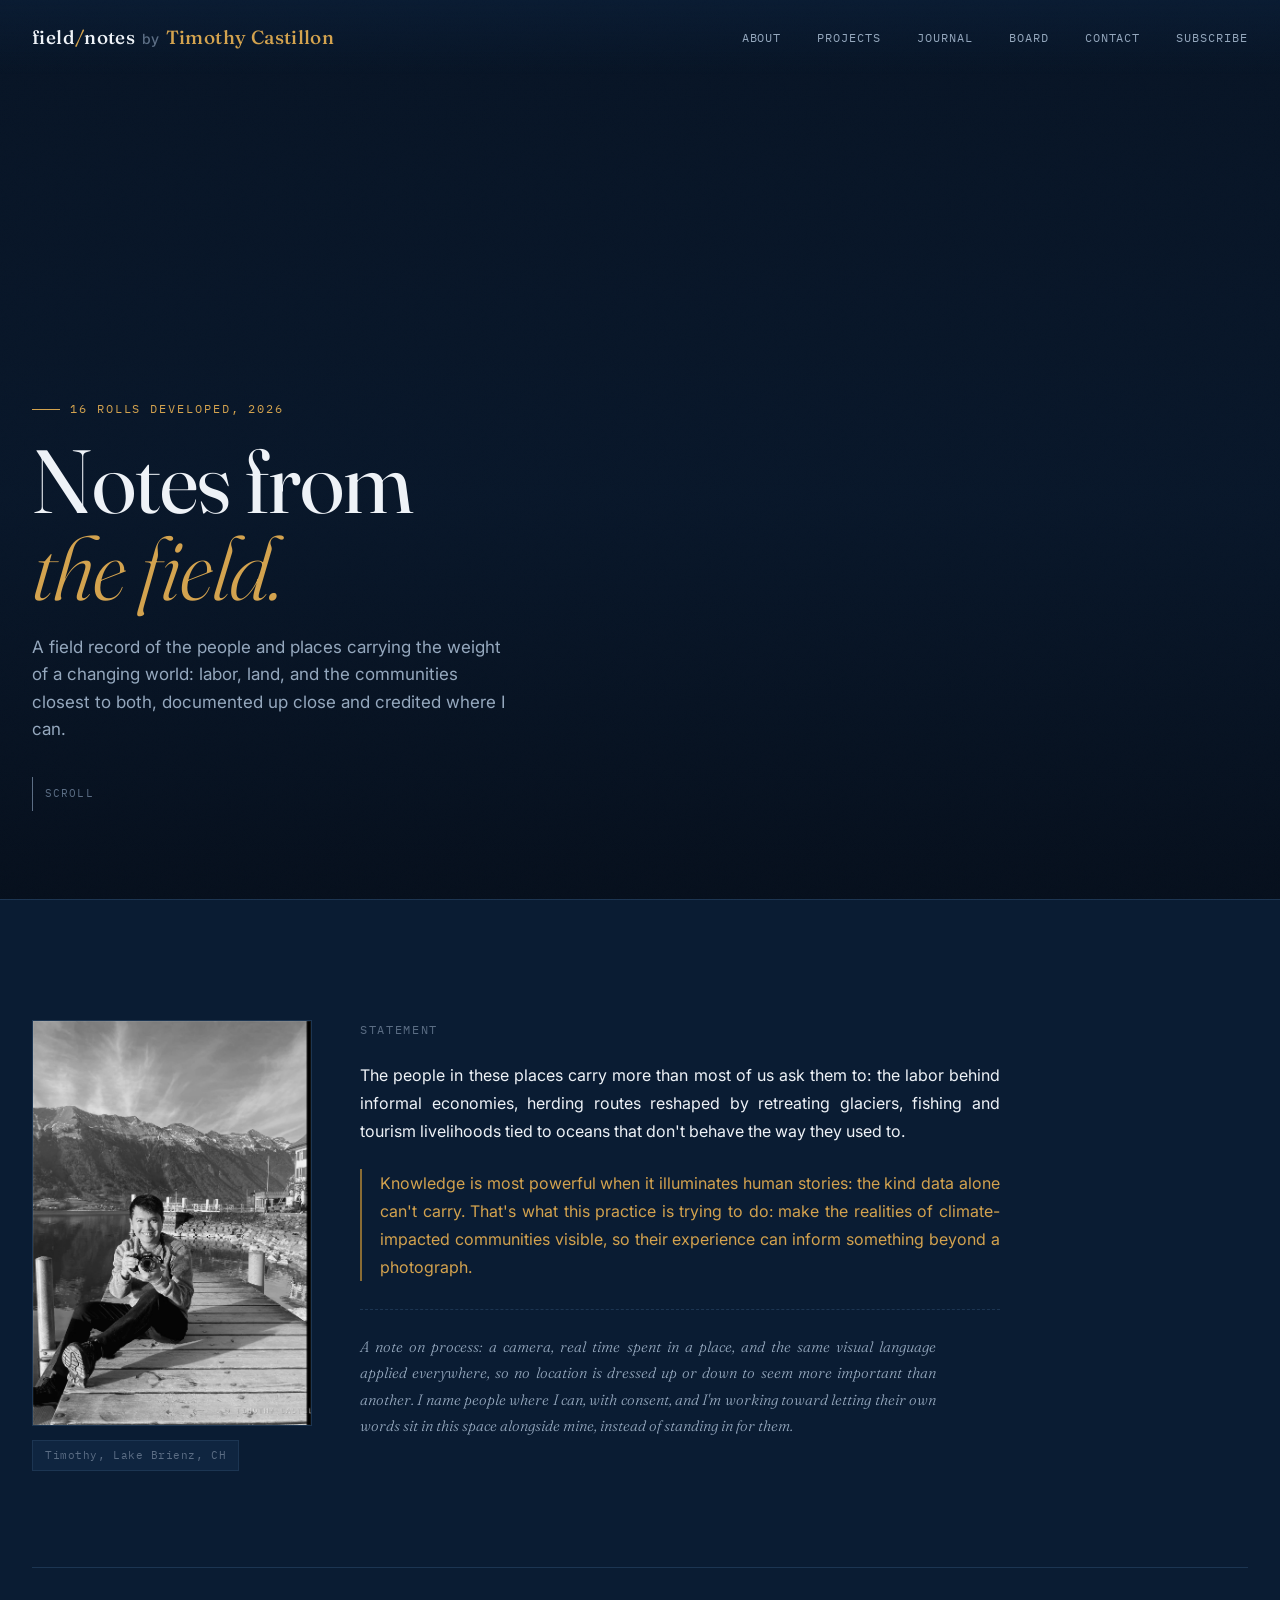
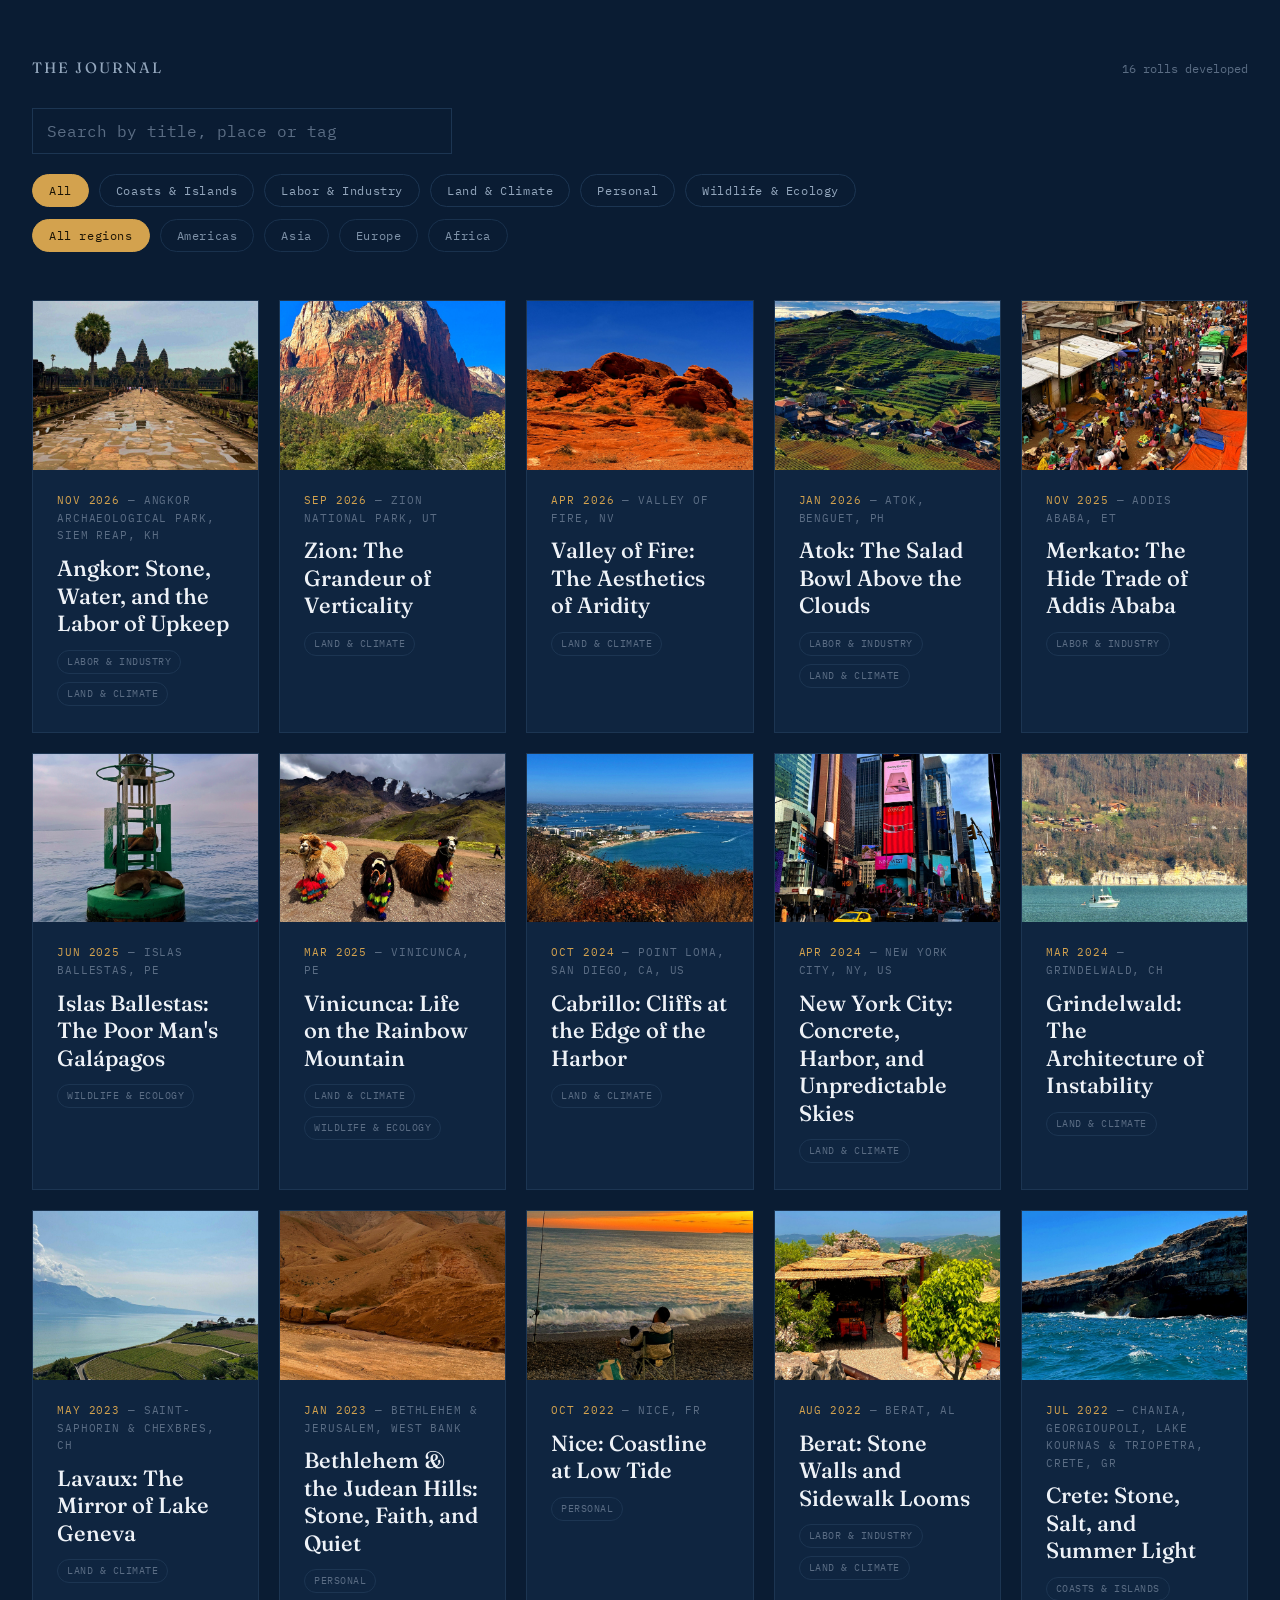
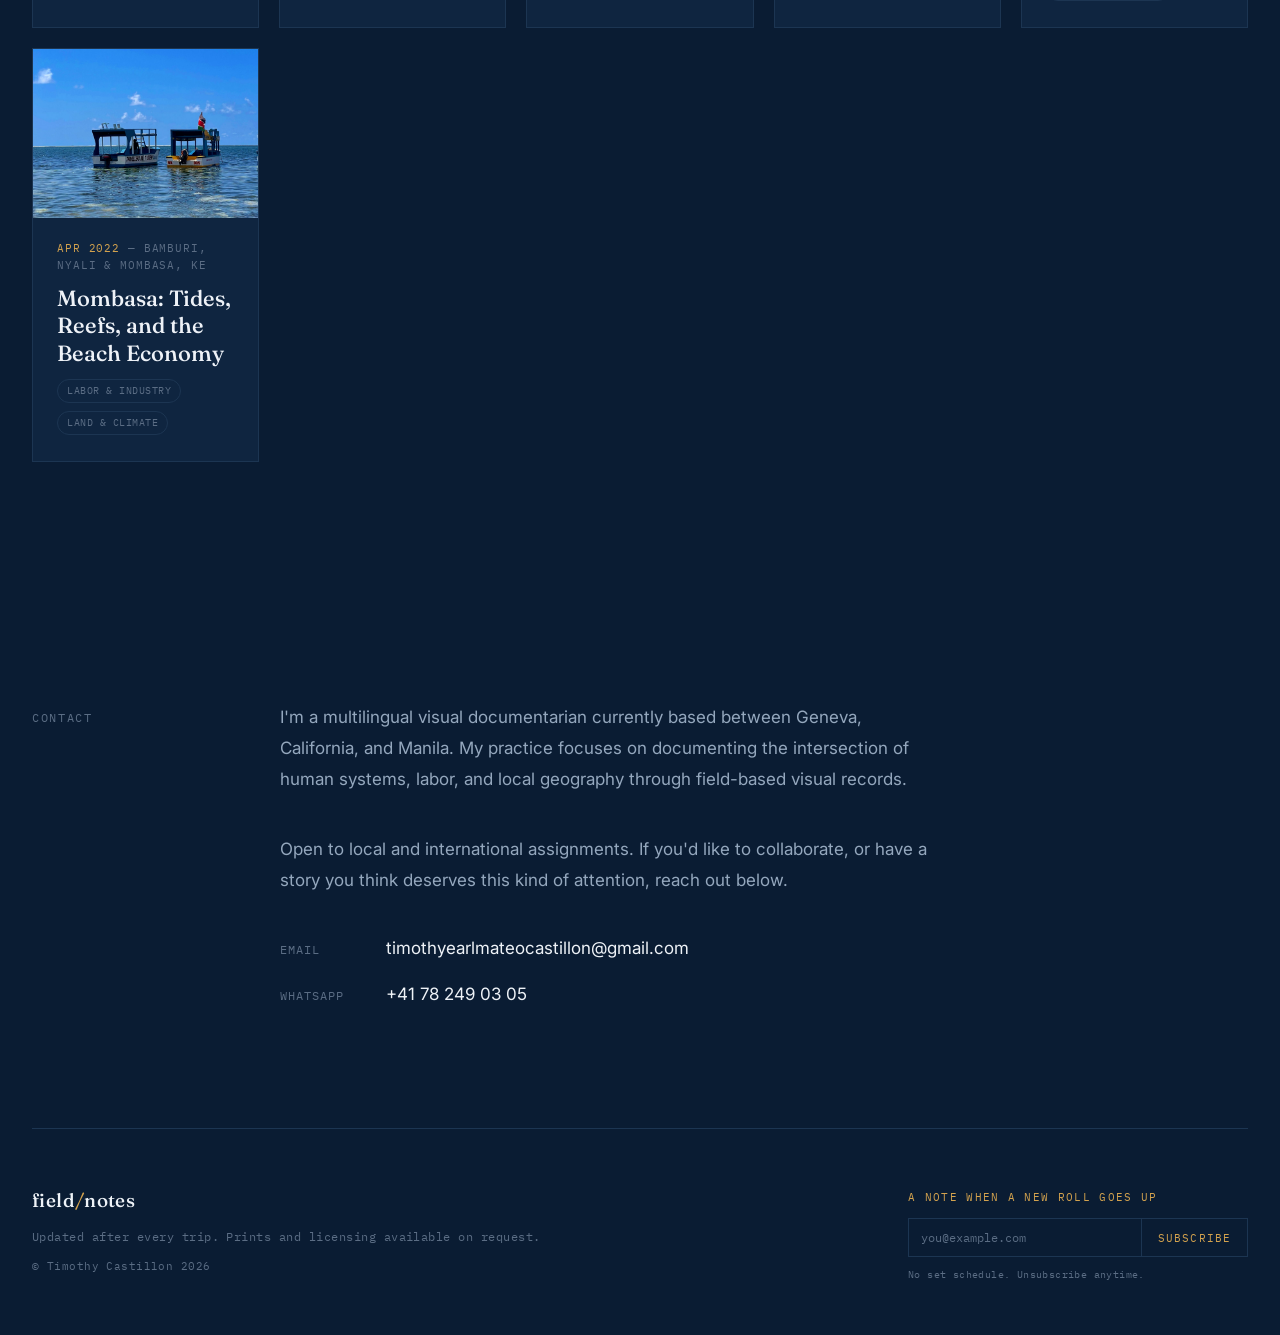
<file: index.html>
<!DOCTYPE html>
<html lang="en">
<head>
<meta charset="UTF-8">
<meta name="viewport" content="width=device-width, initial-scale=1.0">
<title>Notes From the Field — A Photography Journal</title>
<link rel="preconnect" href="https://fonts.googleapis.com">
<link href="https://fonts.googleapis.com/css2?family=Fraunces:opsz,wght@9..144,300;9..144,400;9..144,500;9..144,600&family=Inter:wght@400;500;600&family=IBM+Plex+Mono:wght@400;500&display=swap" rel="stylesheet">
<link rel="stylesheet" href="style.css">
<link rel="alternate" type="application/rss+xml" title="field/notes" href="https://tmcastillon01.github.io/PhotoPortfolio/feed.xml">
</head>
<body>

<div class="grain"></div>

<header id="site-header" data-current="" data-hero></header>
<script src="nav.js"></script>

<section class="hero">
  <div class="hero-bg" id="hero-bg"></div>
  <div class="hero-content wrap">
    <div class="hero-eyebrow" id="hero-eyebrow">Rolls developed, 2026</div>
    <h1 class="hero-title">Notes from<br><em>the field.</em></h1>
    <p class="hero-sub">A field record of the people and places carrying the weight of a changing world: labor, land, and the communities closest to both, documented up close and credited where I can.</p>
    <div class="scroll-cue"><div class="bar"></div>Scroll</div>
  </div>
</section>

<div class="wrap">

  <section class="statement" id="about">
    <div class="statement-grid">
      <div class="statement-portrait">
        <div class="frame">
          <img src="images/portrait.jpg" alt="Timothy Castillon">
        </div>
        <div class="cap">Timothy, Lake Brienz, CH</div>
      </div>
      <div class="statement-body">
        <div class="eyebrow">Statement</div>
        <p class="statement-intro">The people in these places carry more than most of us ask them to: the labor behind informal economies, herding routes reshaped by retreating glaciers, fishing and tourism livelihoods tied to oceans that don't behave the way they used to.</p>
        <blockquote class="statement-quote">Knowledge is most powerful when it illuminates human stories: the kind data alone can't carry. That's what this practice is trying to do: make the realities of climate-impacted communities visible, so their experience can inform something beyond a photograph.</blockquote>
        <hr class="statement-divider">
        <p class="statement-note">A note on process: a camera, real time spent in a place, and the same visual language applied everywhere, so no location is dressed up or down to seem more important than another. I name people where I can, with consent, and I'm working toward letting their own words sit in this space alongside mine, instead of standing in for them.</p>
      </div>
    </div>
  </section>

  <div class="journal-head" id="journal">
    <h2>The Journal</h2>
    <div class="count" id="roll-count">— rolls developed</div>
  </div>

  <div class="journal-search">
    <label class="sr-only" for="search-input">Search the journal</label>
    <input class="journal-search-input" id="search-input" type="search" placeholder="Search by title, place or tag" autocomplete="off" enterkeyhint="search">
  </div>

  <div class="tag-filters" id="tag-filters"></div>
  <div class="tag-filters region-filters" id="region-filters"></div>
  <div class="journal-grid" id="journal-grid"></div>

  <section class="contact-section" id="contact">
    <div class="contact-grid">
      <div class="eyebrow">Contact</div>
      <div>
        <p class="contact-bio">I'm a multilingual visual documentarian currently based between Geneva, California, and Manila. My practice focuses on documenting the intersection of human systems, labor, and local geography through field-based visual records.</p>
        <p class="contact-bio">Open to local and international assignments. If you'd like to collaborate, or have a story you think deserves this kind of attention, reach out below.</p>
        <div class="contact-methods">
          <div class="contact-method">
            <span class="label">Email</span>
            <a href="mailto:timothyearlmateocastillon@gmail.com">timothyearlmateocastillon@gmail.com</a>
          </div>
          <div class="contact-method">
            <span class="label">WhatsApp</span>
            <span class="value">+41 78 249 03 05</span>
          </div>
        </div>
      </div>
    </div>
  </section>

</div>

<footer>
  <div class="wrap footer-grid">
    <div>
      <div class="wordmark">field<span class="accent">/</span>notes</div>
      <p class="footer-note">Updated after every trip. Prints and licensing available on request.</p>
      <p class="footer-copyright">© Timothy Castillon 2026</p>
    </div>
    <div class="subscribe" id="subscribe" data-subscribe="footer"></div>
  </div>
</footer>

<script src="subscribe.js"></script>
<script src="entries.js"></script>
<script>
  // Parses "MAR 2025" style strings into a comparable value.
  // Falls back to 0 (oldest) if the format doesn't match, rather
  // than crashing the whole sort.
  function esc(s) {
    return String(s).replace(/[&<>"']/g, c => ({ '&':'&amp;', '<':'&lt;', '>':'&gt;', '"':'&quot;', "'":'&#39;' }[c]));
  }
  const MONTHS = { JAN:0, FEB:1, MAR:2, APR:3, MAY:4, JUN:5, JUL:6, AUG:7, SEP:8, OCT:9, NOV:10, DEC:11 };
  function dateValue(str) {
    const m = /^([A-Z]{3})\s+(\d{4})$/.exec((str || '').trim().toUpperCase());
    if (!m || !(m[1] in MONTHS)) return 0;
    return parseInt(m[2], 10) * 12 + MONTHS[m[1]];
  }

  function renderSite() {
    if (typeof ENTRIES === 'undefined' || !Array.isArray(ENTRIES)) {
      throw new Error('ENTRIES is missing or invalid -- check entries.js for a syntax error.');
    }

    // newest first, by actual parsed date -- not array order
    const sorted = [...ENTRIES].sort((a, b) => dateValue(b.date) - dateValue(a.date));

    const heroBg = document.getElementById('hero-bg');
    const heroEyebrow = document.getElementById('hero-eyebrow');
    sorted.slice(0, 3).forEach((e, i) => {
      const img = document.createElement('img');
      img.src = `images/${e.slug}/01.jpg`;
      img.alt = '';
      img.style.animationDelay = `${i * 6}s`;
      heroBg.appendChild(img);
    });
    heroEyebrow.textContent = `${ENTRIES.length} roll${ENTRIES.length !== 1 ? 's' : ''} developed, ${new Date().getFullYear()}`;
    document.getElementById('roll-count').textContent =
      `${String(ENTRIES.length).padStart(2, '0')} roll${ENTRIES.length !== 1 ? 's' : ''} developed`;

    // ---- tag filter pills (an entry can carry one or more tags) ----
    // entryTags() reads the current `tags` array, but falls back to a
    // legacy single `tag` string so older entries keep working.
    function entryTags(e) {
      if (Array.isArray(e.tags)) return e.tags.filter(Boolean);
      return e.tag ? [e.tag] : [];
    }

    const allTags = [...new Set(ENTRIES.flatMap(entryTags))].sort();
    const tagRoot = document.getElementById('tag-filters');
    let activeTag = null;
    let searchQuery = '';

    // ---- region filter pills (second, independent filter row) ----
    // Fixed continent order rather than alphabetical/derived from data,
    // so the row reads the same regardless of which regions are in use.
    const REGION_ORDER = ['Americas', 'Asia', 'Europe', 'Africa', 'Antarctica'];
    const usedRegions = new Set(ENTRIES.map(e => e.region).filter(Boolean));
    const allRegions = REGION_ORDER.filter(r => usedRegions.has(r));
    const regionRoot = document.getElementById('region-filters');
    let activeRegion = null;

    function matchesSearch(entry, q) {
      if (!q) return true;
      const haystack = `${entry.title} ${entry.location} ${entry.region || ''} ${entryTags(entry).join(' ')} ${entry.description}`.toLowerCase();
      return haystack.includes(q);
    }

    function renderGrid() {
      const grid = document.getElementById('journal-grid');
      let visible = activeTag ? sorted.filter(e => entryTags(e).includes(activeTag)) : sorted;
      visible = activeRegion ? visible.filter(e => e.region === activeRegion) : visible;
      visible = visible.filter(e => matchesSearch(e, searchQuery));
      if (visible.length === 0) {
        grid.innerHTML = `<div style="grid-column:1/-1; padding:24px 0; font-family:'IBM Plex Mono', monospace; font-size:13px; color:var(--ink-dim);">No entries match "${esc(searchQuery)}".</div>`;
        return;
      }
      grid.innerHTML = visible.map(entry => `
        <a class="journal-card" href="entry.html?slug=${entry.slug}">
          <div class="card-thumb"><img src="images/${entry.slug}/01.jpg" alt="${entry.title}" loading="lazy"></div>
          <div class="card-body">
            <div class="card-meta">${entry.date} <span class="loc">— ${entry.location}</span></div>
            <h3 class="card-title">${entry.title}</h3>
            <div class="card-tags">${entryTags(entry).map(t => `<span>${t}</span>`).join('')}</div>
          </div>
        </a>
      `).join('');
    }

    function renderPills() {
      const pills = [`<button class="tag-pill ${activeTag === null ? 'active' : ''}" data-tag="">All</button>`]
        .concat(allTags.map(t => `<button class="tag-pill ${activeTag === t ? 'active' : ''}" data-tag="${t}">${t}</button>`));
      tagRoot.innerHTML = pills.join('');
      tagRoot.querySelectorAll('.tag-pill').forEach(btn => {
        btn.addEventListener('click', () => {
          activeTag = btn.dataset.tag || null;
          renderPills();
          renderGrid();
        });
      });
    }

    function renderRegionPills() {
      if (allRegions.length === 0) { regionRoot.innerHTML = ''; return; }
      const pills = [`<button class="tag-pill ${activeRegion === null ? 'active' : ''}" data-region="">All regions</button>`]
        .concat(allRegions.map(r => `<button class="tag-pill ${activeRegion === r ? 'active' : ''}" data-region="${r}">${r}</button>`));
      regionRoot.innerHTML = pills.join('');
      regionRoot.querySelectorAll('.tag-pill').forEach(btn => {
        btn.addEventListener('click', () => {
          activeRegion = btn.dataset.region || null;
          renderRegionPills();
          renderGrid();
        });
      });
    }

    // ---- search (always visible in the Journal section) ----
    const searchInput = document.getElementById('search-input');
    searchInput.addEventListener('input', () => {
      searchQuery = searchInput.value.trim().toLowerCase();
      renderGrid();
    });
    searchInput.addEventListener('keydown', (e) => {
      if (e.key === 'Escape') {
        searchInput.value = '';
        searchQuery = '';
        renderGrid();
      }
    });

    renderPills();
    renderRegionPills();
    renderGrid();
  }

  try {
    renderSite();
  } catch (err) {
    document.getElementById('journal-grid').innerHTML = `
      <div style="grid-column:1/-1; padding:24px; font-family:'IBM Plex Mono', monospace; font-size:13px; color:#d3a24e; border:1px solid #1c3552; border-radius:4px;">
        Couldn't load journal entries. There's likely a syntax error in entries.js
        (a stray quote mark is the usual culprit). Open the browser console (F12) for
        the exact line number.<br><br>Error: ${err.message}
      </div>`;
    console.error(err);
  }
</script>

</body>
</html>
</file>
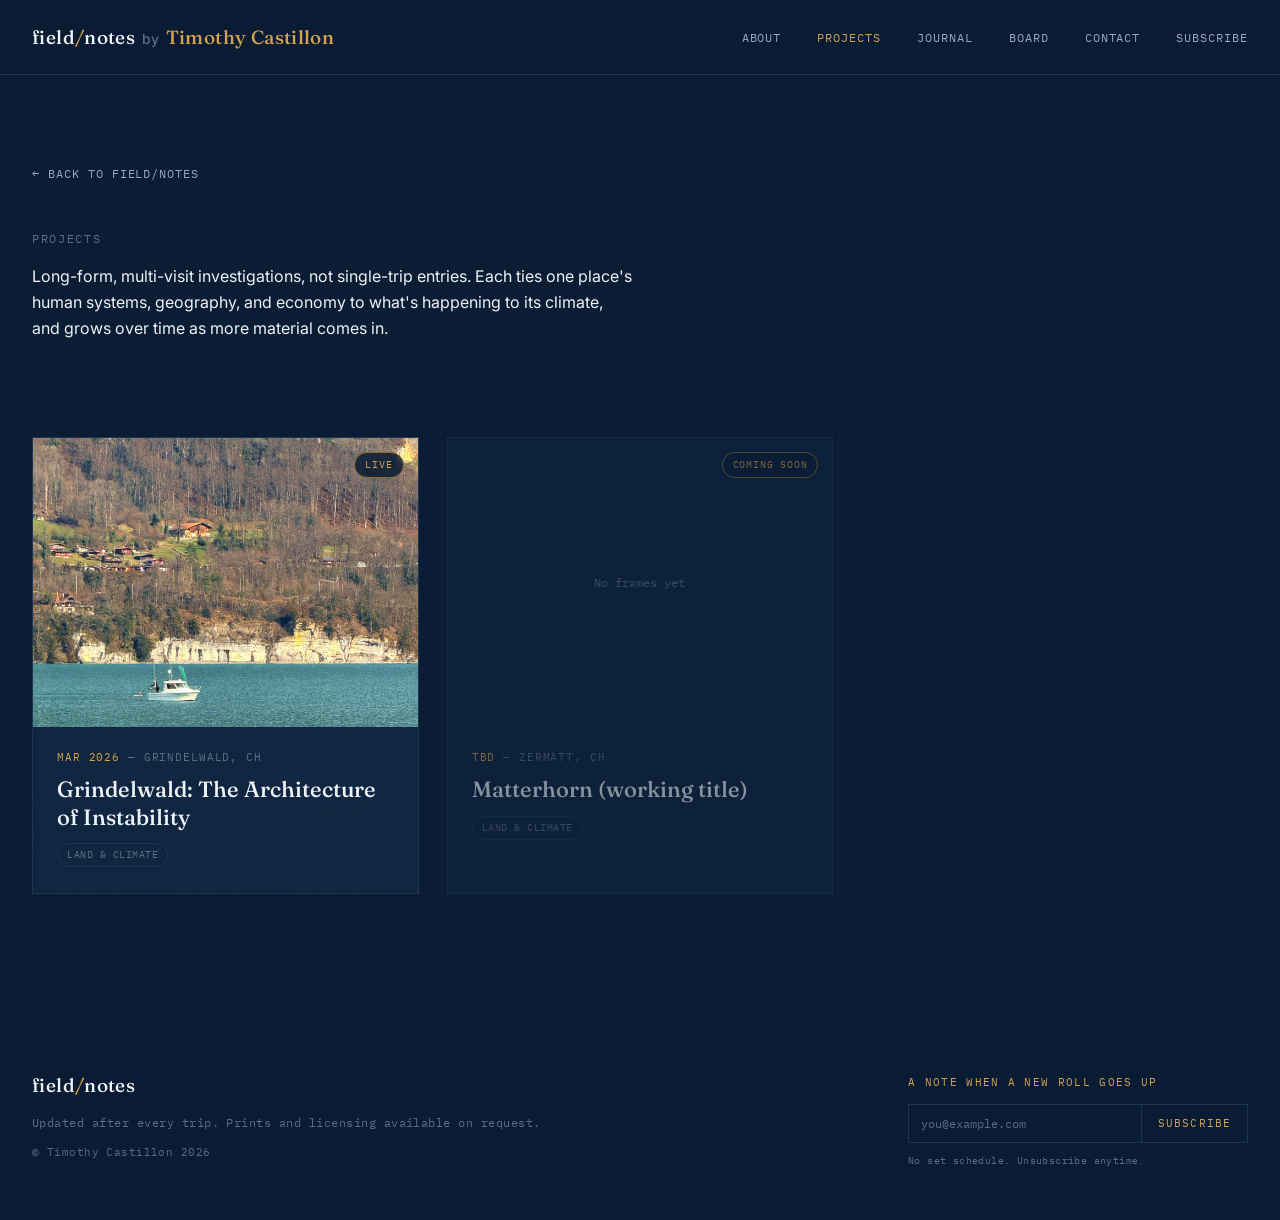
<file: projects.html>
<!DOCTYPE html>
<html lang="en">
<head>
<meta charset="UTF-8">
<meta name="viewport" content="width=device-width, initial-scale=1.0">
<title>Projects — field/notes</title>
<link rel="preconnect" href="https://fonts.googleapis.com">
<link href="https://fonts.googleapis.com/css2?family=Fraunces:opsz,wght@9..144,300;9..144,400;9..144,500;9..144,600&family=Inter:wght@400;500;600&family=IBM+Plex+Mono:wght@400;500&display=swap" rel="stylesheet">
<link rel="stylesheet" href="style.css">
<link rel="alternate" type="application/rss+xml" title="field/notes" href="https://tmcastillon01.github.io/PhotoPortfolio/feed.xml">
</head>
<body>

<div class="grain"></div>

<header id="site-header" data-current="projects"></header>
<script src="nav.js"></script>

<div class="wrap">
  <div class="entry-page-head">
    <a class="back-link" href="index.html">&larr; Back to field/notes</a>
    <div class="eyebrow" style="margin-bottom:14px;">Projects</div>
    <p class="fine" style="max-width:60ch; margin-bottom:0;">Long-form, multi-visit investigations, not single-trip entries. Each ties one place's human systems, geography, and economy to what's happening to its climate, and grows over time as more material comes in.</p>
  </div>
  <div class="projects-grid" id="projects-grid"></div>
</div>

<footer>
  <div class="wrap footer-grid">
    <div>
      <div class="wordmark">field<span class="accent">/</span>notes</div>
      <p class="footer-note">Updated after every trip. Prints and licensing available on request.</p>
      <p class="footer-copyright">© Timothy Castillon 2026</p>
    </div>
    <div class="subscribe" id="subscribe" data-subscribe="footer"></div>
  </div>
</footer>

<script src="subscribe.js"></script>
<script src="projects.js"></script>
<script>
  try {
    if (typeof PROJECTS === 'undefined' || !Array.isArray(PROJECTS)) {
      throw new Error('PROJECTS is missing or invalid -- check projects.js for a syntax error.');
    }
    const grid = document.getElementById('projects-grid');
    grid.innerHTML = PROJECTS.map(p => {
      const isLive = p.status === 'live';
      const thumb = isLive ? `<div class="card-thumb"><img src="images/${p.slug}/01.jpg" alt="${p.title}" loading="lazy"></div>` : `<div class="card-thumb" style="display:flex; align-items:center; justify-content:center; color:var(--ink-dim); font-family:'IBM Plex Mono',monospace; font-size:12px;">No frames yet</div>`;
      const href = isLive ? `project.html?slug=${p.slug}` : '#';
      return `
        <a class="project-card ${isLive ? '' : 'coming-soon'}" href="${href}">
          <span class="project-status">${isLive ? 'Live' : 'Coming Soon'}</span>
          ${thumb}
          <div class="card-body">
            <div class="card-meta">${p.date} <span class="loc">— ${p.location}</span></div>
            <h3 class="card-title">${p.title}</h3>
            <div class="card-tags">${p.tag ? `<span>${p.tag}</span>` : ''}</div>
          </div>
        </a>`;
    }).join('');
  } catch (err) {
    document.getElementById('projects-grid').innerHTML = `
      <div style="grid-column:1/-1; padding:24px; font-family:'IBM Plex Mono', monospace; font-size:13px; color:#d3a24e; border:1px solid #1c3552; border-radius:4px;">
        Couldn't load projects. Likely a syntax error in projects.js. Check the browser console (F12).<br><br>Error: ${err.message}
      </div>`;
    console.error(err);
  }
</script>

</body>
</html>
</file>
<file: style.css>
:root{
  --bg: #0a1c33;
  --bg-alt: #0f2540;
  --ink: #eef2f7;
  --ink-muted: #94a7bd;
  --ink-dim: #5b6d84;
  --gold: #d3a24e;
  --gold-dim: #8a6c34;
  --line: #1c3552;
  --line-soft: #142944;
}

*{ box-sizing:border-box; }
html{ scroll-behavior:smooth; }
body{
  margin:0;
  background:var(--bg);
  color:var(--ink);
  font-family:'Inter', sans-serif;
  font-size:16px;
  line-height:1.6;
  -webkit-font-smoothing:antialiased;
}
::selection{ background:var(--gold); color:#1a1304; }
a{ color:inherit; text-decoration:none; }
.wrap{ max-width:1280px; margin:0 auto; padding:0 32px; }

.grain{
  position:fixed; inset:0; pointer-events:none; z-index:50;
  opacity:0.03; mix-blend-mode:overlay;
  background-image:url("data:image/svg+xml,%3Csvg xmlns='http://www.w3.org/2000/svg' width='120' height='120'%3E%3Cfilter id='n'%3E%3CfeTurbulence type='fractalNoise' baseFrequency='0.9' numOctaves='2' stitchTiles='stitch'/%3E%3C/filter%3E%3Crect width='100%25' height='100%25' filter='url(%23n)'/%3E%3C/svg%3E");
}

header{
  position:fixed; top:0; left:0; right:0; z-index:40;
  padding:22px 0;
  background:linear-gradient(to bottom, rgba(10,28,51,0.94), rgba(10,28,51,0));
}
nav{ display:flex; align-items:center; justify-content:space-between; }
html{ scroll-padding-top:84px; }
header.solid{
  background:rgba(10,28,51,0.97); border-bottom:1px solid var(--line);
  -webkit-backdrop-filter:blur(8px); backdrop-filter:blur(8px);
}
.navlinks a.current, .nav-menu a.current{ color:var(--gold); }
.nav-toggle{
  display:none; position:relative; width:44px; height:44px; margin-right:-10px;
  background:none; border:none; cursor:pointer; -webkit-tap-highlight-color:transparent;
}
.nav-toggle span{
  position:absolute; left:11px; right:11px; height:2px; background:var(--ink);
  transition:transform .2s ease, opacity .2s ease, top .2s ease;
}
.nav-toggle span:nth-child(1){ top:15px; }
.nav-toggle span:nth-child(2){ top:21px; }
.nav-toggle span:nth-child(3){ top:27px; }
header.menu-open .nav-toggle span:nth-child(1){ top:21px; transform:rotate(45deg); }
header.menu-open .nav-toggle span:nth-child(2){ opacity:0; }
header.menu-open .nav-toggle span:nth-child(3){ top:21px; transform:rotate(-45deg); }
.nav-toggle:focus-visible{ outline:2px solid var(--gold); outline-offset:-4px; }
.nav-menu{ display:none; background:var(--bg-alt); border-top:1px solid var(--line); }
.nav-menu a{
  display:block; padding:0 20px; line-height:56px; border-bottom:1px solid var(--line-soft);
  font-family:'IBM Plex Mono', monospace; font-size:13px; letter-spacing:0.12em; text-transform:uppercase; color:var(--ink-muted);
}
.nav-menu a:last-child{ border-bottom:none; color:var(--gold); }
.nav-menu a:hover{ color:var(--gold); }
@media (max-width:900px){
  header{ padding:8px 0; background:var(--bg); border-bottom:1px solid var(--line); }
  .nav-toggle{ display:block; }
  .nav-menu:not([hidden]){ display:block; }
  .entry-page-head{ padding-top:112px; }
}
.wordmark{ font-family:'Fraunces', serif; font-weight:500; font-size:19px; letter-spacing:0.02em; white-space:nowrap; }
.wordmark .accent{ color:var(--gold); }
.wordmark .by{ color:var(--ink-dim); font-size:14px; font-family:'Inter', sans-serif; margin:0 2px; }
.navlinks{ display:flex; gap:36px; font-family:'IBM Plex Mono', monospace; font-size:12px; letter-spacing:0.08em; text-transform:uppercase; color:var(--ink-muted); }
.navlinks a:hover{ color:var(--gold); }

.hero{
  position:relative; height:100vh; min-height:640px;
  display:flex; align-items:flex-end; overflow:hidden;
  border-bottom:1px solid var(--line);
}
.hero-bg{ position:absolute; inset:0; }
.hero-bg img{
  position:absolute; inset:0; width:100%; height:100%; object-fit:cover;
  opacity:0; animation:heroFade 18s infinite; filter:saturate(1.05) contrast(1.02);
}
.hero-bg img:nth-child(1){ animation-delay:0s; }
.hero-bg img:nth-child(2){ animation-delay:6s; }
.hero-bg img:nth-child(3){ animation-delay:12s; }
@keyframes heroFade{
  0%{ opacity:0; transform:scale(1.06); }
  4%{ opacity:1; transform:scale(1.06); }
  30%{ opacity:1; transform:scale(1.0); }
  34%{ opacity:0; transform:scale(1.0); }
  100%{ opacity:0; }
}
.hero::after{
  content:''; position:absolute; inset:0;
  background:linear-gradient(to top, rgba(6,15,28,0.97) 0%, rgba(6,15,28,0.40) 45%, rgba(6,15,28,0.60) 100%);
  z-index:1;
}
.hero-content{ position:relative; z-index:2; width:100%; padding-bottom:88px; }
.hero-eyebrow{
  font-family:'IBM Plex Mono', monospace; font-size:12px; letter-spacing:0.16em;
  text-transform:uppercase; color:var(--gold); margin-bottom:18px;
  display:flex; align-items:center; gap:10px;
}
.hero-eyebrow::before{ content:''; width:28px; height:1px; background:var(--gold); }
h1.hero-title{
  font-family:'Fraunces', serif; font-weight:400;
  font-size:clamp(44px, 7vw, 92px); line-height:0.98; letter-spacing:-0.01em;
  margin:0 0 22px; max-width:14ch;
}
h1.hero-title em{ font-style:italic; color:var(--gold); font-weight:300; }
.hero-sub{ max-width:44ch; color:var(--ink-muted); font-size:17px; margin:0 0 34px; }
.scroll-cue{
  display:flex; align-items:center; gap:12px; font-family:'IBM Plex Mono', monospace;
  font-size:11px; letter-spacing:0.1em; text-transform:uppercase; color:var(--ink-dim);
}
.scroll-cue .bar{ width:1px; height:34px; background:var(--ink-dim); position:relative; overflow:hidden; }
.scroll-cue .bar::after{
  content:''; position:absolute; left:0; top:-100%; width:100%; height:100%;
  background:var(--gold); animation:scrollDrip 2.2s ease-in-out infinite;
}
@keyframes scrollDrip{ 0%{ top:-100%; } 60%{ top:100%; } 100%{ top:100%; } }

.statement{ padding:120px 0 96px; border-bottom:1px solid var(--line); }
.eyebrow{ font-family:'IBM Plex Mono', monospace; font-size:12px; letter-spacing:0.14em; text-transform:uppercase; color:var(--ink-dim); padding-top:6px; }

/* -------- statement: photo column + body column --------
   Scoped classes only (.statement-intro / .statement-quote /
   .statement-note) so each piece of text keeps its own size --
   nothing here falls back to a generic ".statement p" rule that
   could silently out-specificity a more targeted one. */
.statement-grid{ display:flex; gap:48px; align-items:flex-start; }
.statement-portrait{ width:280px; flex-shrink:0; }
.statement-portrait .frame{
  aspect-ratio:0.69; overflow:hidden; border:1px solid var(--line);
}
.statement-portrait img{ width:100%; height:100%; display:block; object-fit:cover; object-position:38% 22%; }
.statement-portrait .cap{
  display:inline-block; margin-top:14px; padding:6px 12px;
  background:var(--bg-alt); border:1px solid var(--line);
  font-family:'IBM Plex Mono', monospace; font-size:11px;
  letter-spacing:0.05em; color:var(--ink-dim);
}
.statement-body{ flex:1; min-width:0; }
.statement-body .eyebrow{ display:block; margin-bottom:22px; padding-top:0; }
.statement-intro{
  font-family:'Inter', sans-serif; font-weight:400; font-size:16px;
  line-height:1.75; color:var(--ink); text-align:justify; max-width:64ch; margin:0;
}

.journal-head{ padding:88px 0 0; display:flex; align-items:baseline; justify-content:space-between; }
.journal-head h2{ font-family:'Fraunces', serif; font-weight:400; font-size:15px; letter-spacing:0.14em; text-transform:uppercase; color:var(--ink-muted); margin:0; }
.journal-head .count{ font-family:'IBM Plex Mono', monospace; font-size:12px; color:var(--ink-dim); }

.entry{ padding:64px 0 96px; border-bottom:1px solid var(--line-soft); }
.entry:last-child{ border-bottom:none; }
.entry-head{ display:grid; grid-template-columns:2fr 3fr; gap:48px; margin-bottom:40px; align-items:start; }
.entry-col-meta{ order:1; display:flex; flex-direction:column; gap:28px; }
.entry-col-main{ order:2; }
.entry-meta{ font-family:'IBM Plex Mono', monospace; font-size:12px; color:var(--gold); letter-spacing:0.06em; padding-top:8px; line-height:1.8; }
.entry-meta .loc{ display:block; color:var(--ink-dim); margin-top:4px; }
.entry-title{ font-family:'Fraunces', serif; font-weight:500; font-size:clamp(30px, 4vw, 46px); margin:0 0 16px; letter-spacing:-0.01em; }
.entry-desc{ max-width:68ch; color:var(--ink-muted); font-size:16px; line-height:1.8; }

/* -------- field data card (sidebar) -------- */
.data-card{
  border:1px solid var(--line); border-radius:2px;
  padding:18px 20px;
}
.data-card .data-label{
  font-family:'IBM Plex Mono', monospace; font-size:11px; letter-spacing:0.12em;
  text-transform:uppercase; color:var(--gold); margin-bottom:14px;
}
.data-row{
  font-family:'IBM Plex Mono', monospace; font-size:12px; line-height:1.6;
  padding:9px 0;
}
.data-row + .data-row{ border-top:1px solid var(--line-soft); }
.data-row .k{ display:block; color:var(--gold); letter-spacing:0.06em; font-size:10px; margin-bottom:4px; }
.data-row .v{ display:block; color:var(--ink-muted); }
.data-note{
  margin-top:14px; font-family:'IBM Plex Mono', monospace; font-size:11px;
  color:var(--ink-dim); font-style:italic; line-height:1.6;
}

/* -------- sources line (sidebar) -------- */
.sources-line{
  padding-top:14px;
  border-top:1px solid var(--line-soft);
  font-family:'IBM Plex Mono', monospace; font-size:10px;
  color:var(--ink-dim); line-height:1.7;
}
.sources-line span{ color:var(--gold); display:block; margin-bottom:6px; letter-spacing:0.06em; text-transform:uppercase; font-size:10px; }

/* -------- lightbox caption -------- */
.lightbox-caption{
  position:absolute; left:0; right:0; bottom:0;
  padding:28px 24px 20px;
  background:linear-gradient(to top, rgba(4,10,19,0.92), rgba(4,10,19,0));
  font-family:'IBM Plex Mono', monospace; font-size:13px; color:var(--ink);
  letter-spacing:0.02em; text-align:left;
}

/* -------- coordinates link + map modal -------- */
.coords-link{
  display:block; background:none; border:none; padding:0; margin:0; cursor:pointer;
  font:inherit; letter-spacing:inherit; line-height:inherit; text-align:left;
  color:var(--gold); text-decoration:underline; text-decoration-style:dotted;
  text-decoration-color:var(--gold-dim); text-underline-offset:4px;
}
.coords-link:hover{ color:var(--ink); text-decoration-color:var(--ink); }
.coords-link:focus-visible{ outline:2px solid var(--gold); outline-offset:3px; }

body.map-open{ overflow:hidden; }
.map-modal{
  position:fixed; inset:0; z-index:110; display:none;
  align-items:center; justify-content:center; padding:5vh 5vw;
  background:rgba(4,10,19,0.82);
  -webkit-backdrop-filter:blur(6px); backdrop-filter:blur(6px);
}
.map-modal.open{ display:flex; }
.map-panel{
  width:100%; max-width:960px; border:1px solid var(--line);
  background:var(--bg); display:flex; flex-direction:column;
}
.map-bar{
  display:flex; align-items:center; justify-content:space-between; gap:16px;
  padding:12px 16px; background:var(--bg-alt); border-bottom:1px solid var(--line);
  font-family:'IBM Plex Mono', monospace; font-size:12px; letter-spacing:0.08em; text-transform:uppercase;
}
.map-bar-title{ color:var(--ink-dim); min-width:0; overflow:hidden; text-overflow:ellipsis; white-space:nowrap; }
.map-close{
  background:none; border:none; padding:4px 0 4px 8px; cursor:pointer; flex-shrink:0;
  font:inherit; letter-spacing:inherit; text-transform:inherit; color:var(--ink-muted);
}
.map-close:hover{ color:var(--gold); }
.map-close:focus-visible{ outline:2px solid var(--gold); outline-offset:2px; }
.map-canvas{ height:min(66vh, 560px); background:var(--bg); }
.map-fallback{
  height:100%; display:flex; align-items:center; justify-content:center; padding:24px; text-align:center;
  font-family:'IBM Plex Mono', monospace; font-size:13px; color:var(--ink-muted);
}

/* Leaflet theming. --map-tint pulls CARTO's neutral grey toward the navy
   palette; tweak or set to "none" for the stock Dark Matter look. */
.map-canvas{ --map-tint:sepia(1) hue-rotate(182deg) saturate(1.5) brightness(1.05); }
/* fallback when no CARTO key is set: darken the standard OpenStreetMap tiles */
.map-canvas.map-osm{ --map-tint:invert(1) hue-rotate(200deg) brightness(0.9) contrast(0.95) saturate(0.6); }
.map-canvas .leaflet-tile-pane{ filter:var(--map-tint); }
.leaflet-container{ font-family:'IBM Plex Mono', monospace; background:var(--bg); }
.leaflet-control-attribution{
  background:rgba(10,28,51,0.85) !important; color:var(--ink-dim) !important;
  font-family:'IBM Plex Mono', monospace; font-size:10px;
}
.leaflet-control-attribution a{ color:var(--ink-muted) !important; }
.leaflet-bar a, .leaflet-bar a:hover{
  background:var(--bg-alt); color:var(--ink-muted); border-bottom:1px solid var(--line);
}
.leaflet-bar a:hover{ color:var(--gold); }
.leaflet-bar{ border:1px solid var(--line) !important; box-shadow:none !important; }
.leaflet-popup-content-wrapper, .leaflet-popup-tip{
  background:var(--bg-alt); color:var(--ink); border:1px solid var(--line); box-shadow:none;
}
.leaflet-popup-content-wrapper{ border-radius:2px; }
.leaflet-popup-content{ margin:10px 14px; }
.map-pop-loc{ font-family:'IBM Plex Mono', monospace; font-size:12px; letter-spacing:0.05em; color:var(--ink); }
.map-pop-co{ font-family:'IBM Plex Mono', monospace; font-size:11px; letter-spacing:0.05em; color:var(--gold); margin-top:4px; }
.map-marker span{
  display:block; width:22px; height:22px; border-radius:50%;
  background:var(--gold); border:2px solid var(--bg);
  box-shadow:0 0 0 6px rgba(211,162,78,0.25), 0 0 18px 4px rgba(211,162,78,0.55);
}
@media (max-width:820px){
  .map-modal{ padding:0; height:100vh; height:100dvh; }
  .map-panel{ max-width:none; height:100%; border:none; }
  .map-canvas{ order:1; height:auto; flex:1; min-height:0; }
  .map-bar{ order:2; border-bottom:none; border-top:1px solid var(--line); padding:12px 16px calc(12px + env(safe-area-inset-bottom, 0px)); }
  .map-close{ padding:12px 18px; font-size:13px; color:var(--gold); border:1px solid var(--gold-dim); }
}

/* -------- journal search -------- */
.sr-only{ position:absolute; width:1px; height:1px; margin:-1px; padding:0; overflow:hidden; clip:rect(0 0 0 0); white-space:nowrap; border:0; }
.journal-search{ margin:28px 0 0; max-width:420px; }
.journal-search-input{
  width:100%; padding:12px 14px; background:transparent; border:1px solid var(--line); border-radius:0;
  font-family:'IBM Plex Mono', monospace; font-size:16px; color:var(--ink); color-scheme:dark; -webkit-appearance:none; appearance:none;
  transition:border-color .2s ease;
}
.journal-search-input::placeholder{ color:var(--ink-dim); }
.journal-search-input:focus{ outline:none; border-color:var(--gold); }
.journal-search-input::-webkit-search-cancel-button{ -webkit-appearance:none; }
.journal-search + .tag-filters{ margin-top:20px; }
.journal-search + .tag-filters + .region-filters{ margin-top:-36px; }

/* -------- statement: quote, divider, process note -------- */
.statement-quote{
  margin:24px 0 0; padding-left:18px; border-left:2px solid var(--gold-dim);
  font-family:'Inter', sans-serif; font-weight:400; font-size:16px;
  line-height:1.75; color:var(--gold); text-align:justify; max-width:64ch;
}
.statement-divider{
  border:none; border-top:1px dashed var(--line);
  margin:28px 0 24px; max-width:64ch;
}
.statement-note{
  font-family:'Fraunces', serif; font-style:italic; font-weight:300;
  font-size:15px; line-height:1.75; color:var(--ink-muted);
  text-align:justify; max-width:64ch; margin:0;
}

/* -------- projects -------- */
.projects-grid{
  display:grid; grid-template-columns:repeat(auto-fill, minmax(340px, 1fr));
  gap:28px; padding:48px 0 120px;
}
.project-card{
  display:block; border:1px solid var(--line); background:var(--bg-alt);
  transition:transform .3s ease, border-color .3s ease; position:relative;
}
.project-card:hover{ transform:translateY(-4px); border-color:var(--gold); }
.project-card.coming-soon{ opacity:0.55; pointer-events:none; }
.project-card .card-thumb{ aspect-ratio:4/3; overflow:hidden; }
.project-card .card-thumb img{ width:100%; height:100%; object-fit:cover; display:block; }
.project-status{
  position:absolute; top:14px; right:14px; font-family:'IBM Plex Mono', monospace;
  font-size:10px; letter-spacing:0.08em; text-transform:uppercase; color:var(--gold);
  background:rgba(10,28,51,0.85); border:1px solid var(--gold-dim); padding:4px 10px; border-radius:999px;
}
.postgrid{ max-width:76ch; margin:88px 0 40px; padding-top:56px; border-top:1px solid var(--line); }
.postgrid h2{ font-family:'Fraunces', serif; font-weight:500; font-size:26px; margin:0 0 22px; }
.postgrid p{ color:var(--ink-muted); font-size:16px; line-height:1.8; margin:0 0 20px; }
.postgrid-bullets{ margin:28px 0; display:flex; flex-direction:column; gap:22px; }
.postgrid-bullet .b-title{ font-family:'IBM Plex Mono', monospace; font-size:12px; letter-spacing:0.06em; text-transform:uppercase; color:var(--gold); margin-bottom:8px; }
.postgrid-bullet .b-body{ color:var(--ink-muted); font-size:15px; line-height:1.75; }

/* -------- tag filter pills (journal grid) -------- */
.tag-filters{ display:flex; flex-wrap:wrap; gap:10px; margin:28px 0 48px; }
.region-filters{ margin-top:-36px; }
.region-filters .tag-pill{ opacity:0.85; }
.region-filters .tag-pill.active{ opacity:1; }
.tag-pill{
  font-family:'IBM Plex Mono', monospace; font-size:12px; letter-spacing:0.05em;
  padding:8px 16px; border:1px solid var(--line); border-radius:999px;
  color:var(--ink-muted); cursor:pointer; background:none; transition:all .2s ease;
}
.tag-pill:hover{ border-color:var(--gold); color:var(--ink); }
.tag-pill.active{ background:var(--gold); border-color:var(--gold); color:#1a1304; }

/* -------- journal grid (landing page cards) -------- */
/* 5-up at desktop width, stepping down as the viewport narrows so
   cards never get too cramped to read. */
.journal-grid{
  display:grid; grid-template-columns:repeat(5, 1fr);
  gap:20px; padding-bottom:120px;
}
.journal-card{
  display:block; border:1px solid var(--line); background:var(--bg-alt);
  transition:transform .3s ease, border-color .3s ease;
}
.journal-card:hover{ transform:translateY(-4px); border-color:var(--gold); }
.card-thumb{ aspect-ratio:4/3; overflow:hidden; }
.card-thumb img{ width:100%; height:100%; object-fit:cover; display:block; transition:transform .5s ease; }
.journal-card:hover .card-thumb img{ transform:scale(1.04); }
.card-body{ padding:22px 24px 26px; }
.card-meta{ font-family:'IBM Plex Mono', monospace; font-size:11px; letter-spacing:0.08em; color:var(--gold); text-transform:uppercase; }
.card-meta .loc{ color:var(--ink-dim); }
.card-title{ font-family:'Fraunces', serif; font-weight:500; font-size:22px; margin:10px 0 12px; line-height:1.25; }
.card-tags{ display:flex; flex-wrap:wrap; gap:8px; }
.card-tags span{ font-family:'IBM Plex Mono', monospace; font-size:10px; letter-spacing:0.05em; text-transform:uppercase; color:var(--ink-dim); border:1px solid var(--line); padding:3px 9px; border-radius:999px; }

/* -------- entry page -------- */
.entry-page-head{ padding:160px 0 48px; }
.back-link{ font-family:'IBM Plex Mono', monospace; font-size:12px; letter-spacing:0.08em; text-transform:uppercase; color:var(--ink-muted); display:inline-flex; align-items:center; gap:8px; margin-bottom:40px; }
.back-link:hover{ color:var(--gold); }

/* contact sheet -- bigger tiles, 4 per row */
.contact-sheet{
  display:grid; grid-template-columns:repeat(4, 1fr); gap:14px;
  background:transparent; margin-left:0;
}
.frame{ position:relative; aspect-ratio:1/1; overflow:hidden; background:var(--bg-alt); cursor:pointer; }
.frame img{ width:100%; height:100%; object-fit:cover; display:block; transition:transform .6s cubic-bezier(.2,.7,.2,1), filter .4s ease; filter:brightness(0.94); }
.frame:hover img{ transform:scale(1.05); filter:brightness(1.02); }
.frame::before{
  content:attr(data-frame); position:absolute; top:10px; left:12px; z-index:2;
  font-family:'IBM Plex Mono', monospace; font-size:11px; color:rgba(238,242,247,0.6);
  letter-spacing:0.04em; opacity:0; transition:opacity .3s ease;
}
.frame:hover::before{ opacity:1; }
.frame::after{ content:''; position:absolute; inset:0; box-shadow:inset 0 0 0 1px rgba(238,242,247,0.06); }

/* lightbox */
.lightbox{
  position:fixed; inset:0; background:rgba(4,10,19,0.95); z-index:100;
  display:none; align-items:center; justify-content:center; padding:5vh 5vw;
}
.lightbox.open{ display:flex; }
.lightbox-frame{ position:relative; max-width:100%; max-height:90vh; display:inline-block; }
.lightbox-frame img{ display:block; max-width:100%; max-height:90vh; object-fit:contain; }
.lightbox-close{
  position:absolute; top:24px; right:32px; font-family:'IBM Plex Mono', monospace;
  color:var(--ink-muted); font-size:12px; letter-spacing:0.08em; text-transform:uppercase; cursor:pointer;
}
.lightbox-close:hover{ color:var(--gold); }

/* contact section */
.contact-section{ padding:120px 0; border-bottom:1px solid var(--line); }
.contact-grid{ display:grid; grid-template-columns:200px 1fr; gap:48px; }
.contact-bio{ max-width:60ch; color:var(--ink-muted); font-size:17px; line-height:1.8; margin:0 0 40px; }
.contact-methods{ display:flex; flex-direction:column; gap:18px; }
.contact-method{ display:flex; align-items:baseline; gap:16px; font-size:16px; }
.contact-method .label{ font-family:'IBM Plex Mono', monospace; font-size:12px; letter-spacing:0.08em; text-transform:uppercase; color:var(--ink-dim); min-width:90px; }
.contact-method a, .contact-method span.value{ color:var(--ink); font-size:17px; }
.contact-method a:hover{ color:var(--gold); }

@media (max-width:1180px){
  .journal-grid{ grid-template-columns:repeat(4, 1fr); }
}
@media (max-width:900px){
  .journal-grid{ grid-template-columns:repeat(3, 1fr); }
}
@media (max-width:820px){
  .entry-head, .contact-grid{ grid-template-columns:minmax(0,1fr); gap:14px; }
  .contact-section{ padding:72px 0; }
  .contact-method{ flex-direction:column; align-items:flex-start; gap:4px; }
  .contact-method a, .contact-method span.value{ overflow-wrap:anywhere; }
  .entry-col-main{ order:1; }
  .entry-col-meta{ order:2; margin-top:8px; }
  .statement-grid{ flex-direction:column; }
  .statement-portrait{ width:100%; max-width:220px; }
  .contact-sheet{ margin-left:0; grid-template-columns:repeat(2, 1fr); }
  .eyebrow{ padding-top:0; }
  .journal-grid{ grid-template-columns:repeat(2, 1fr); }
}
@media (max-width:560px){
  .journal-grid{ grid-template-columns:1fr; }
}
@media (max-width:520px){
  .wrap{ padding:0 20px; }
  header .wordmark .by, header .wordmark .name{ display:none; }
}
.data-row .v, .sources-line{ overflow-wrap:anywhere; }

footer{ padding:56px 0 48px; }
.footer-grid{ display:flex; justify-content:space-between; align-items:center; flex-wrap:wrap; gap:16px; }
.footer-note{ font-family:'IBM Plex Mono', monospace; font-size:12px; color:var(--ink-dim); letter-spacing:0.04em; }
.footer-copyright{ font-family:'IBM Plex Mono', monospace; font-size:11px; color:var(--ink-dim); letter-spacing:0.04em; margin-top:6px; }

a:focus-visible, .frame:focus-visible{ outline:2px solid var(--gold); outline-offset:2px; }

@media (prefers-reduced-motion: reduce){
  .hero-bg img{ animation:none !important; opacity:1 !important; }
  .scroll-cue .bar::after{ animation:none; }
}

/* -------- cinema lightbox: arrows, counter, fade -------- */
body.lb-open{ overflow:hidden; }
button.lightbox-close{ background:none; border:none; padding:0; z-index:2; }
.lightbox-close:focus-visible, .lightbox-nav:focus-visible{ outline:2px solid var(--gold); outline-offset:4px; }
.lightbox-count{
  position:absolute; top:24px; left:32px; z-index:2;
  font-family:'IBM Plex Mono', monospace; font-size:12px; letter-spacing:0.1em; color:var(--ink-dim);
}
.lightbox-nav{
  position:absolute; top:50%; transform:translateY(-50%); z-index:2;
  width:56px; height:56px; background:none; border:none; cursor:pointer;
  font-family:'IBM Plex Mono', monospace; font-size:26px; color:var(--ink-muted);
  transition:color .2s ease;
}
.lightbox-nav:hover{ color:var(--gold); }
.lightbox-prev{ left:20px; }
.lightbox-next{ right:20px; }
.lightbox-frame img, .lightbox-frame .lightbox-caption{ transition:opacity .14s ease; }
.lightbox-frame.fading img, .lightbox-frame.fading .lightbox-caption{ opacity:0; }
@media (max-width:820px){
  .lightbox{ padding:6vh 3vw 15vh; height:100vh; height:100dvh; }
  .lightbox-nav{ width:44px; height:44px; font-size:22px; top:auto; bottom:18px; transform:none; }
  .lightbox-prev{ left:16px; }
  .lightbox-next{ right:16px; }
  .lightbox-count{ top:auto; bottom:84px; left:50%; transform:translateX(-50%); }
  button.lightbox-close{ top:auto; bottom:22px; right:auto; left:50%; transform:translateX(-50%); padding:12px 18px; border:1px solid var(--line); }
}
@media (prefers-reduced-motion: reduce){
  .lightbox-frame img, .lightbox-frame .lightbox-caption{ transition:none; }
}

/* -------- newsletter sign-up (Buttondown) -------- */
.subscribe{ width:100%; max-width:340px; }
.subscribe-label{
  display:block; margin-bottom:12px;
  font-family:'IBM Plex Mono', monospace; font-size:11px; letter-spacing:0.12em;
  text-transform:uppercase; color:var(--gold);
}
.subscribe-row{ display:flex; border:1px solid var(--line); transition:border-color .2s ease; }
.subscribe-row:focus-within{ border-color:var(--gold); }
.subscribe-row input[type="email"]{
  flex:1; min-width:0; padding:11px 12px; background:transparent; border:none; color-scheme:dark;
  font-family:'IBM Plex Mono', monospace; font-size:12px; color:var(--ink);
}
.subscribe-row input[type="email"]::placeholder{ color:var(--ink-dim); }
.subscribe-row input[type="email"]:focus{ outline:none; }
.subscribe-row button{
  padding:0 16px; background:none; border:none; border-left:1px solid var(--line); cursor:pointer;
  font-family:'IBM Plex Mono', monospace; font-size:11px; letter-spacing:0.1em; text-transform:uppercase;
  color:var(--gold); transition:background .2s ease, color .2s ease;
}
.subscribe-row button:hover, .subscribe-row button:focus-visible{ background:var(--gold); color:#1a1304; outline:none; }
.subscribe-fine{ margin:10px 0 0; font-family:'IBM Plex Mono', monospace; font-size:10px; letter-spacing:0.04em; color:var(--ink-dim); }

/* small screens: swap the link row for the three-line menu (kept last so it wins over .navlinks above) */
@media (max-width:900px){
  .navlinks{ display:none; }
}
</file>
